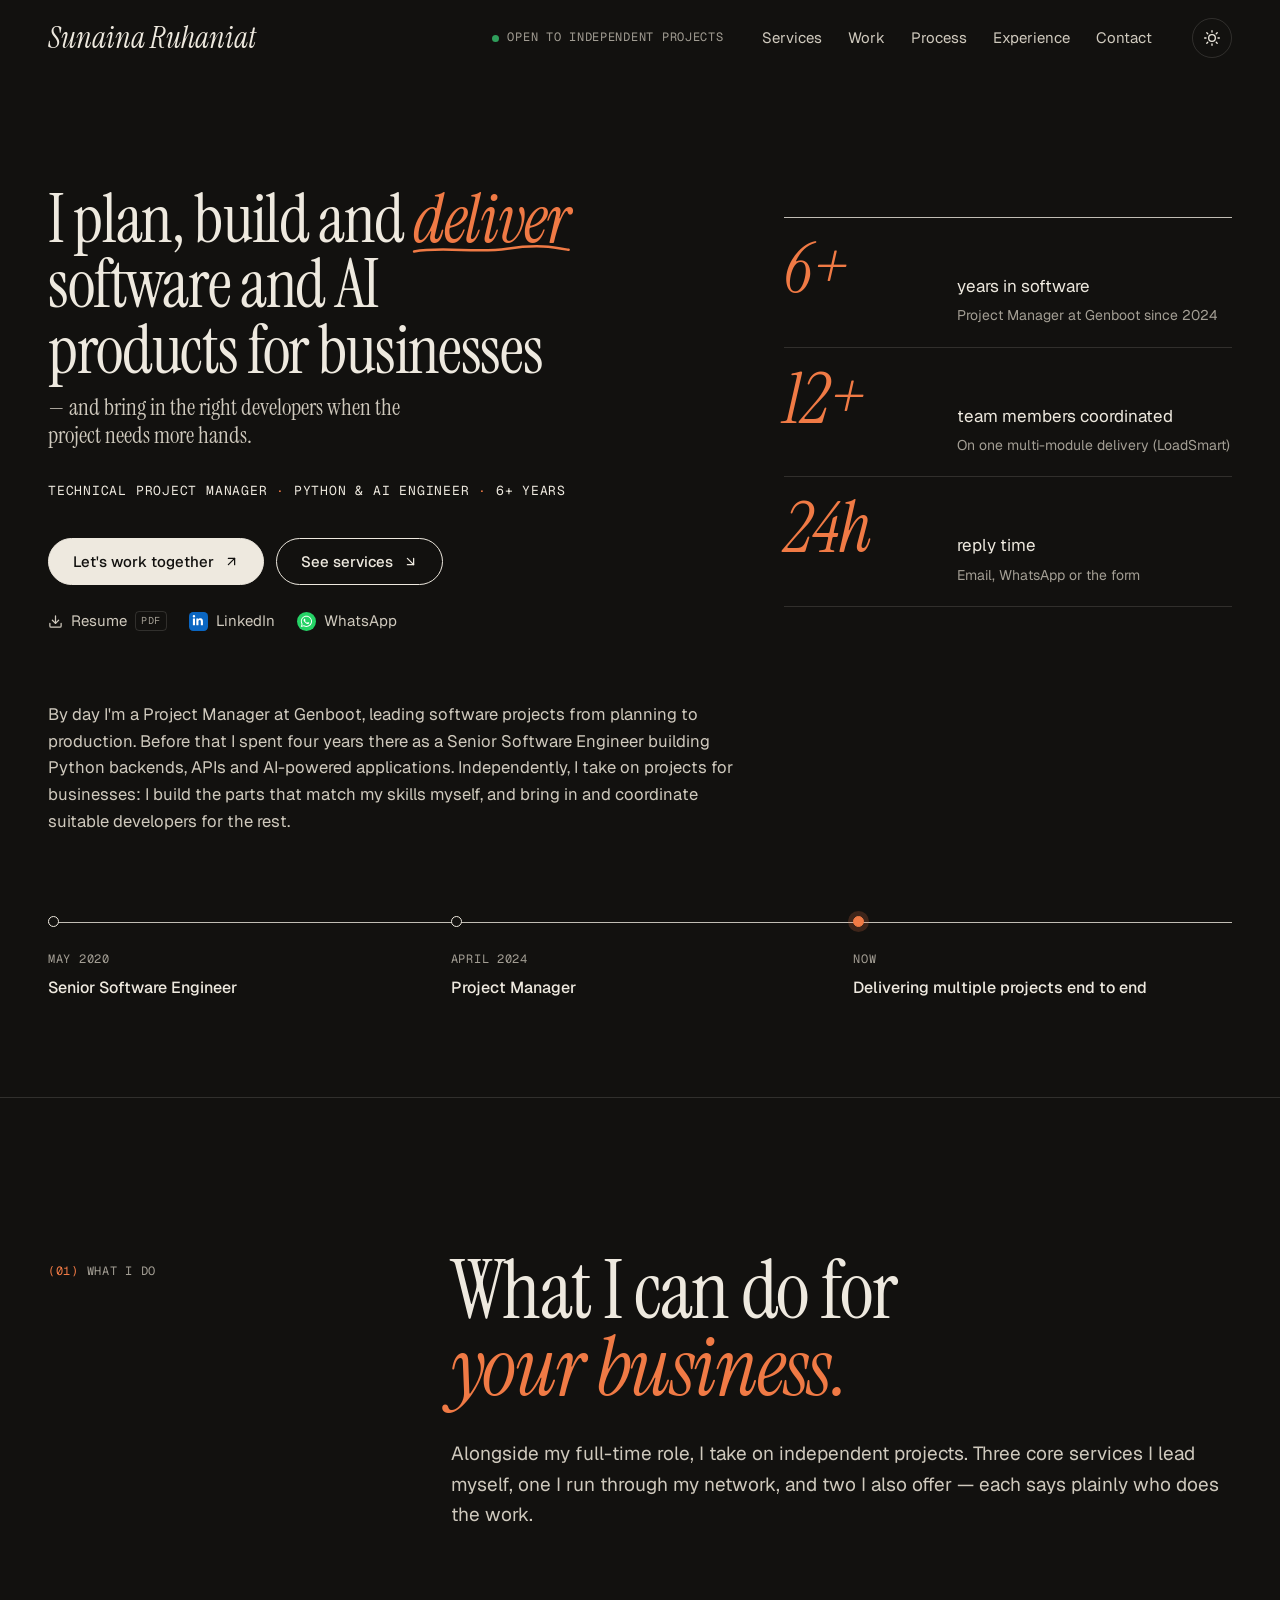
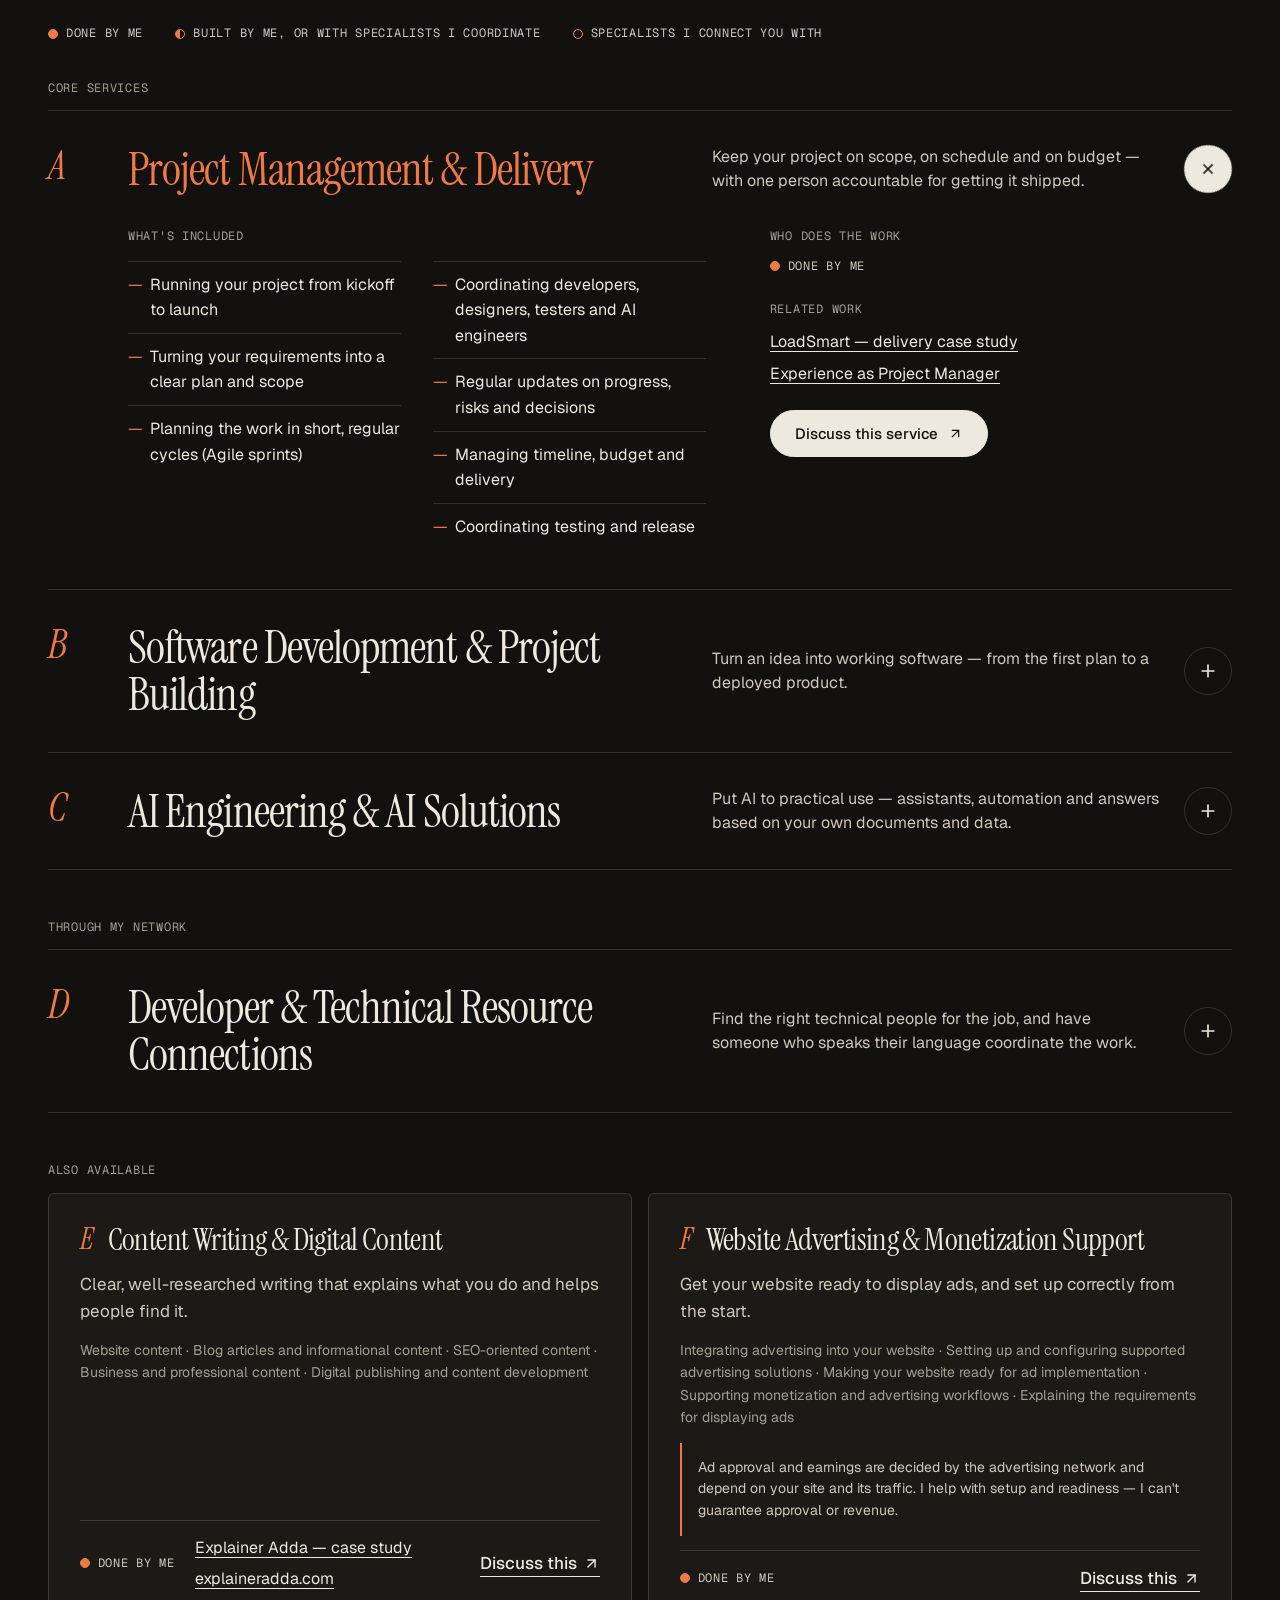
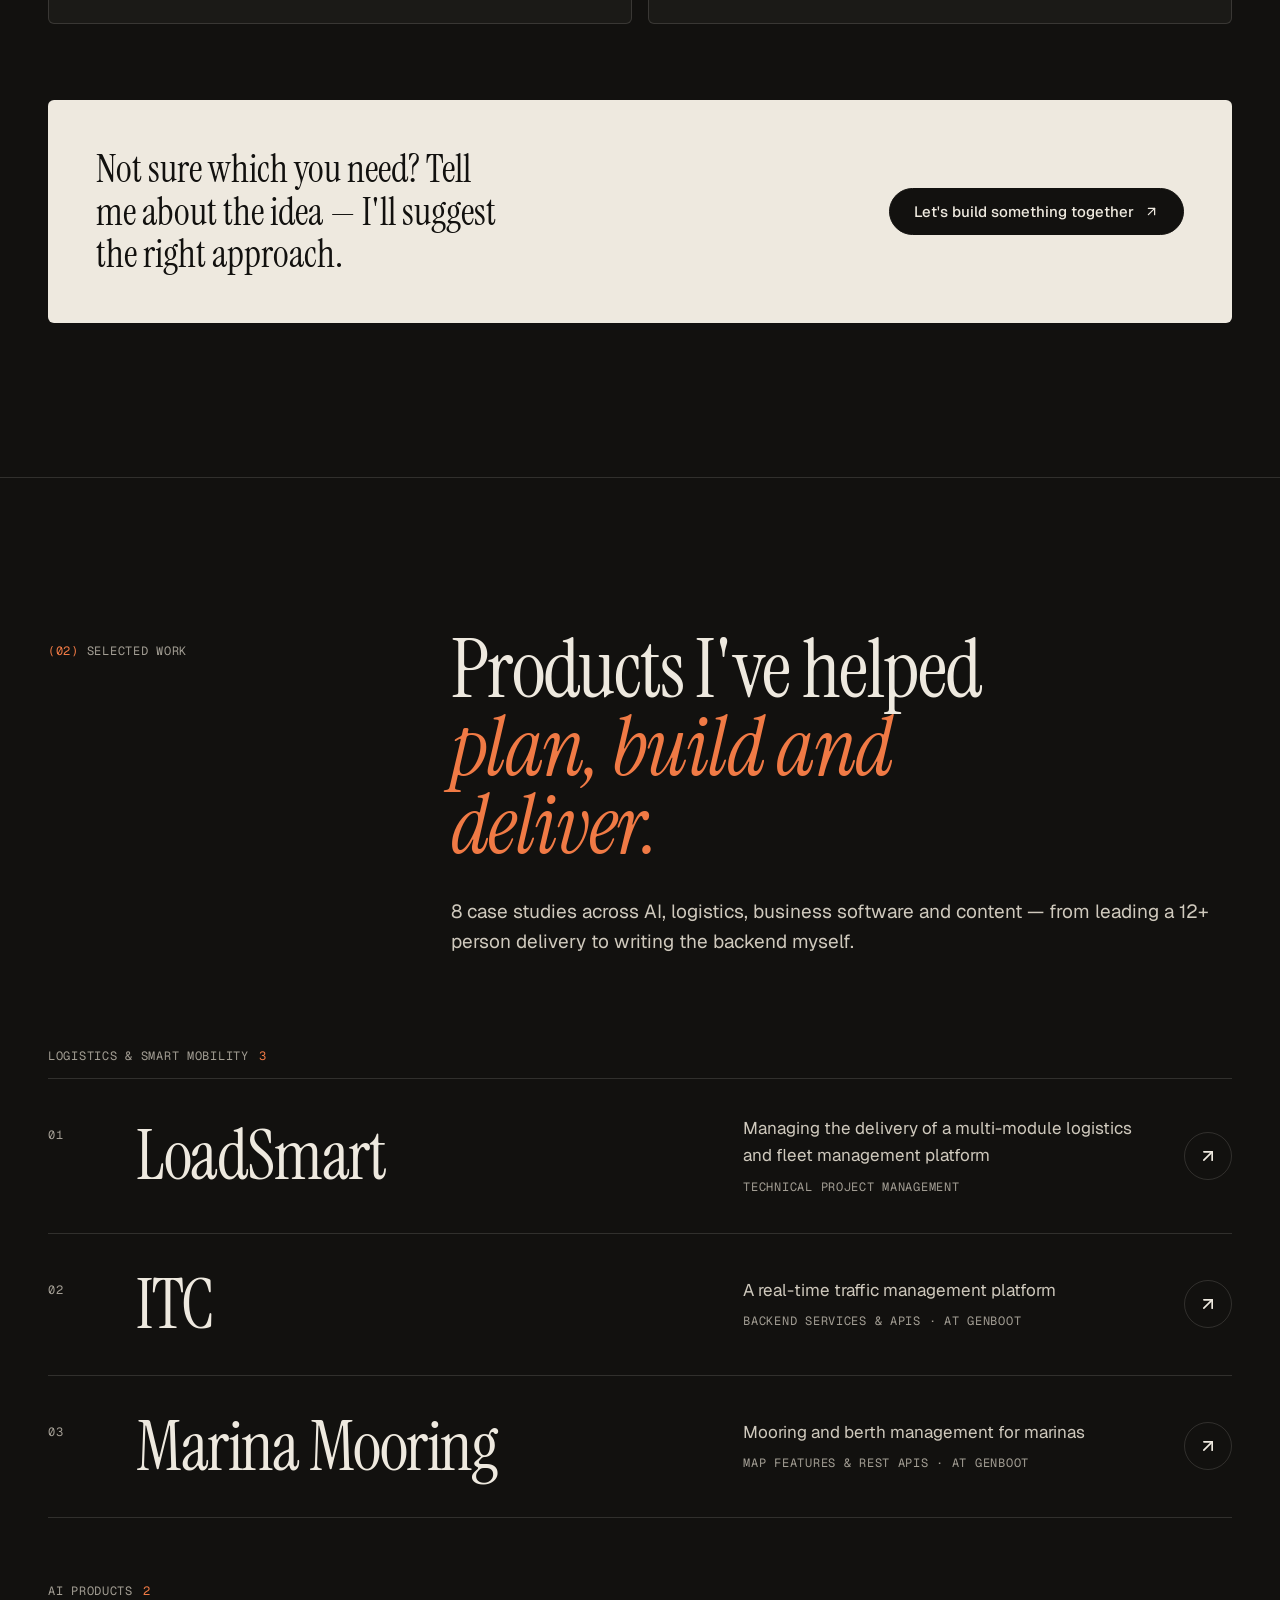
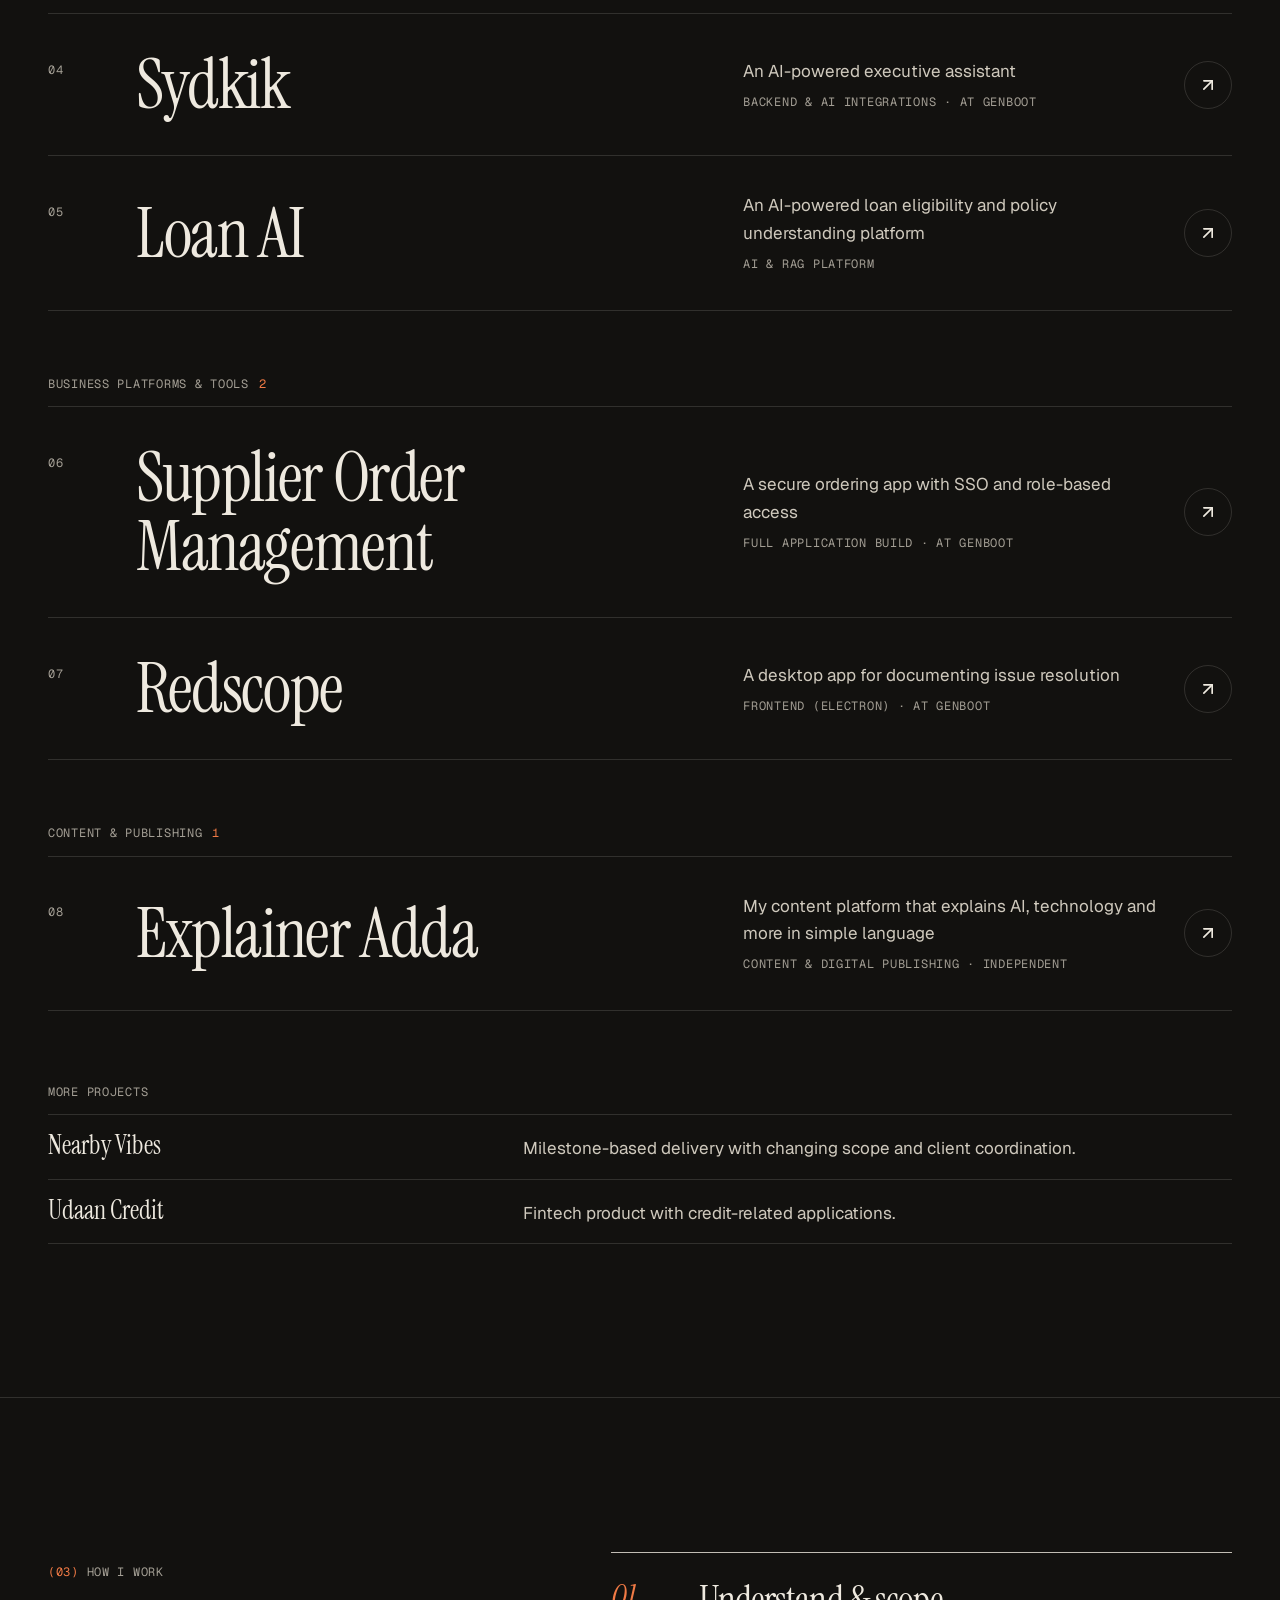
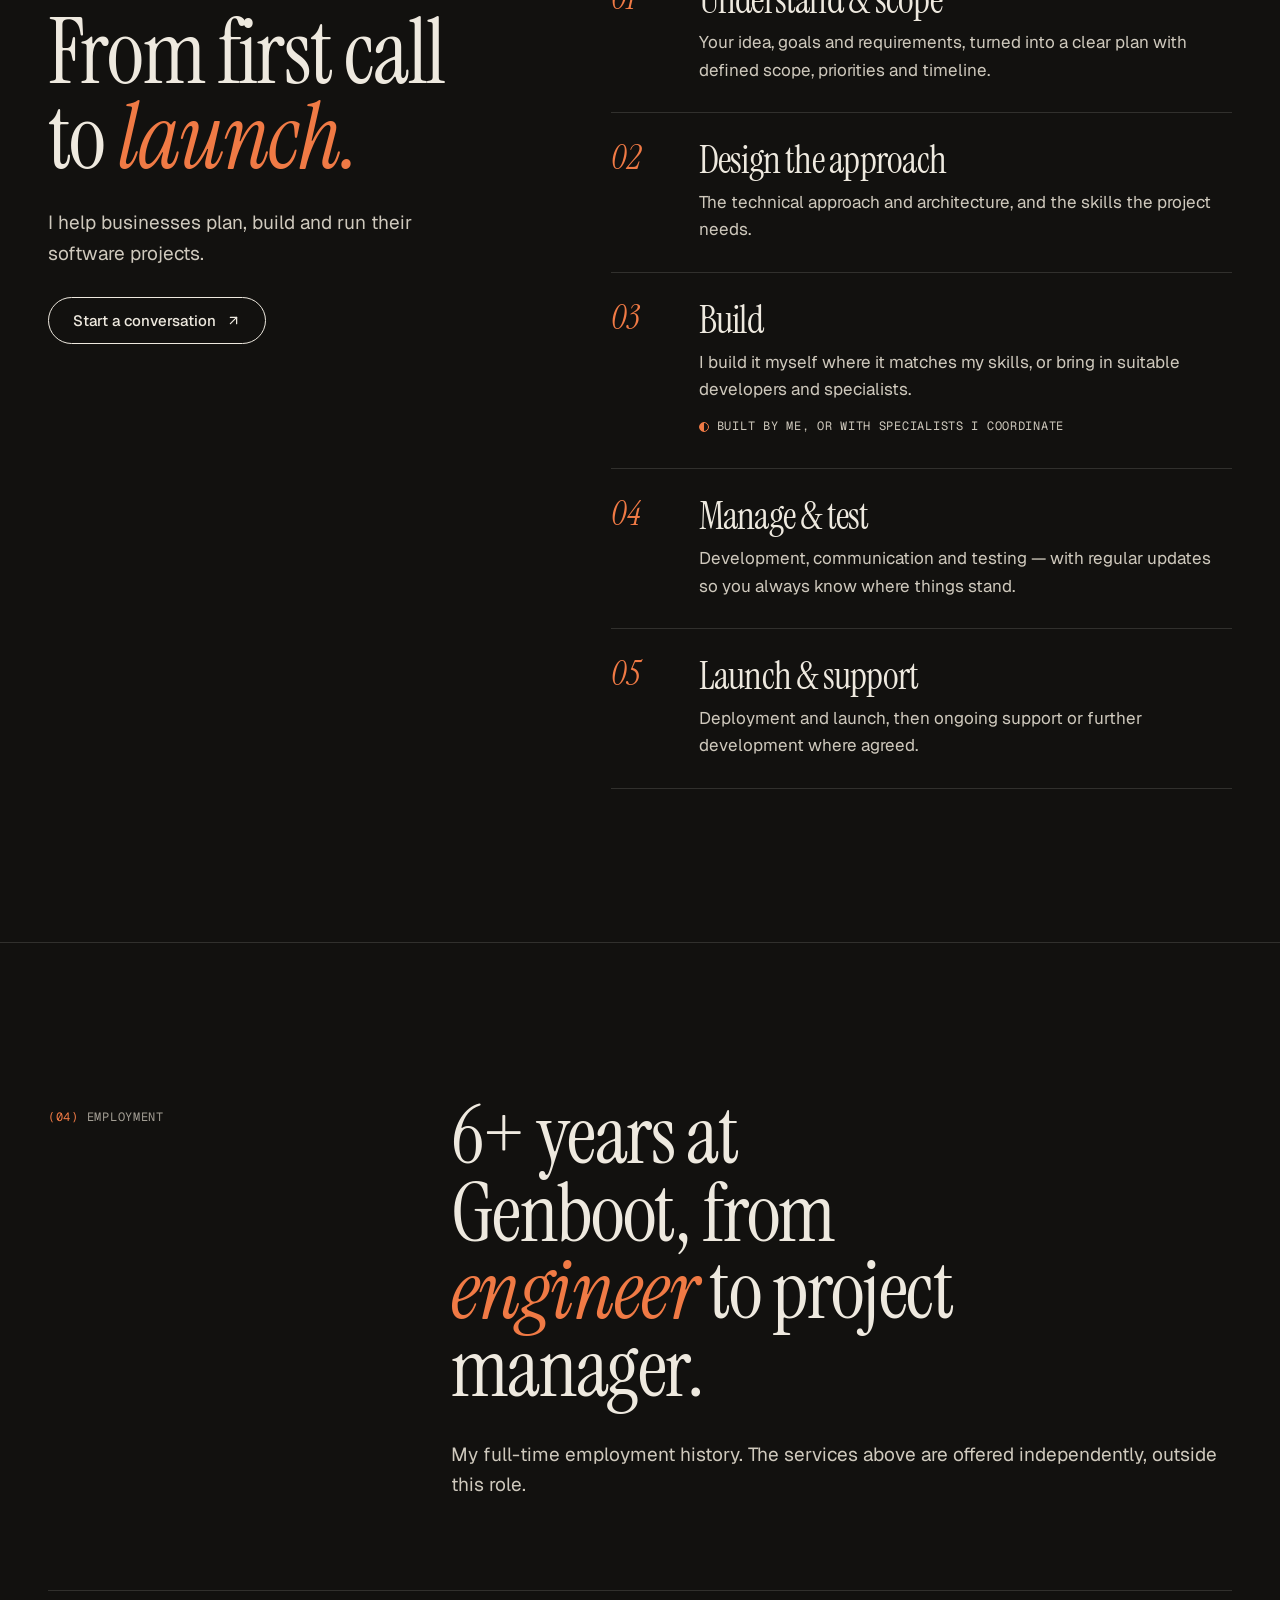
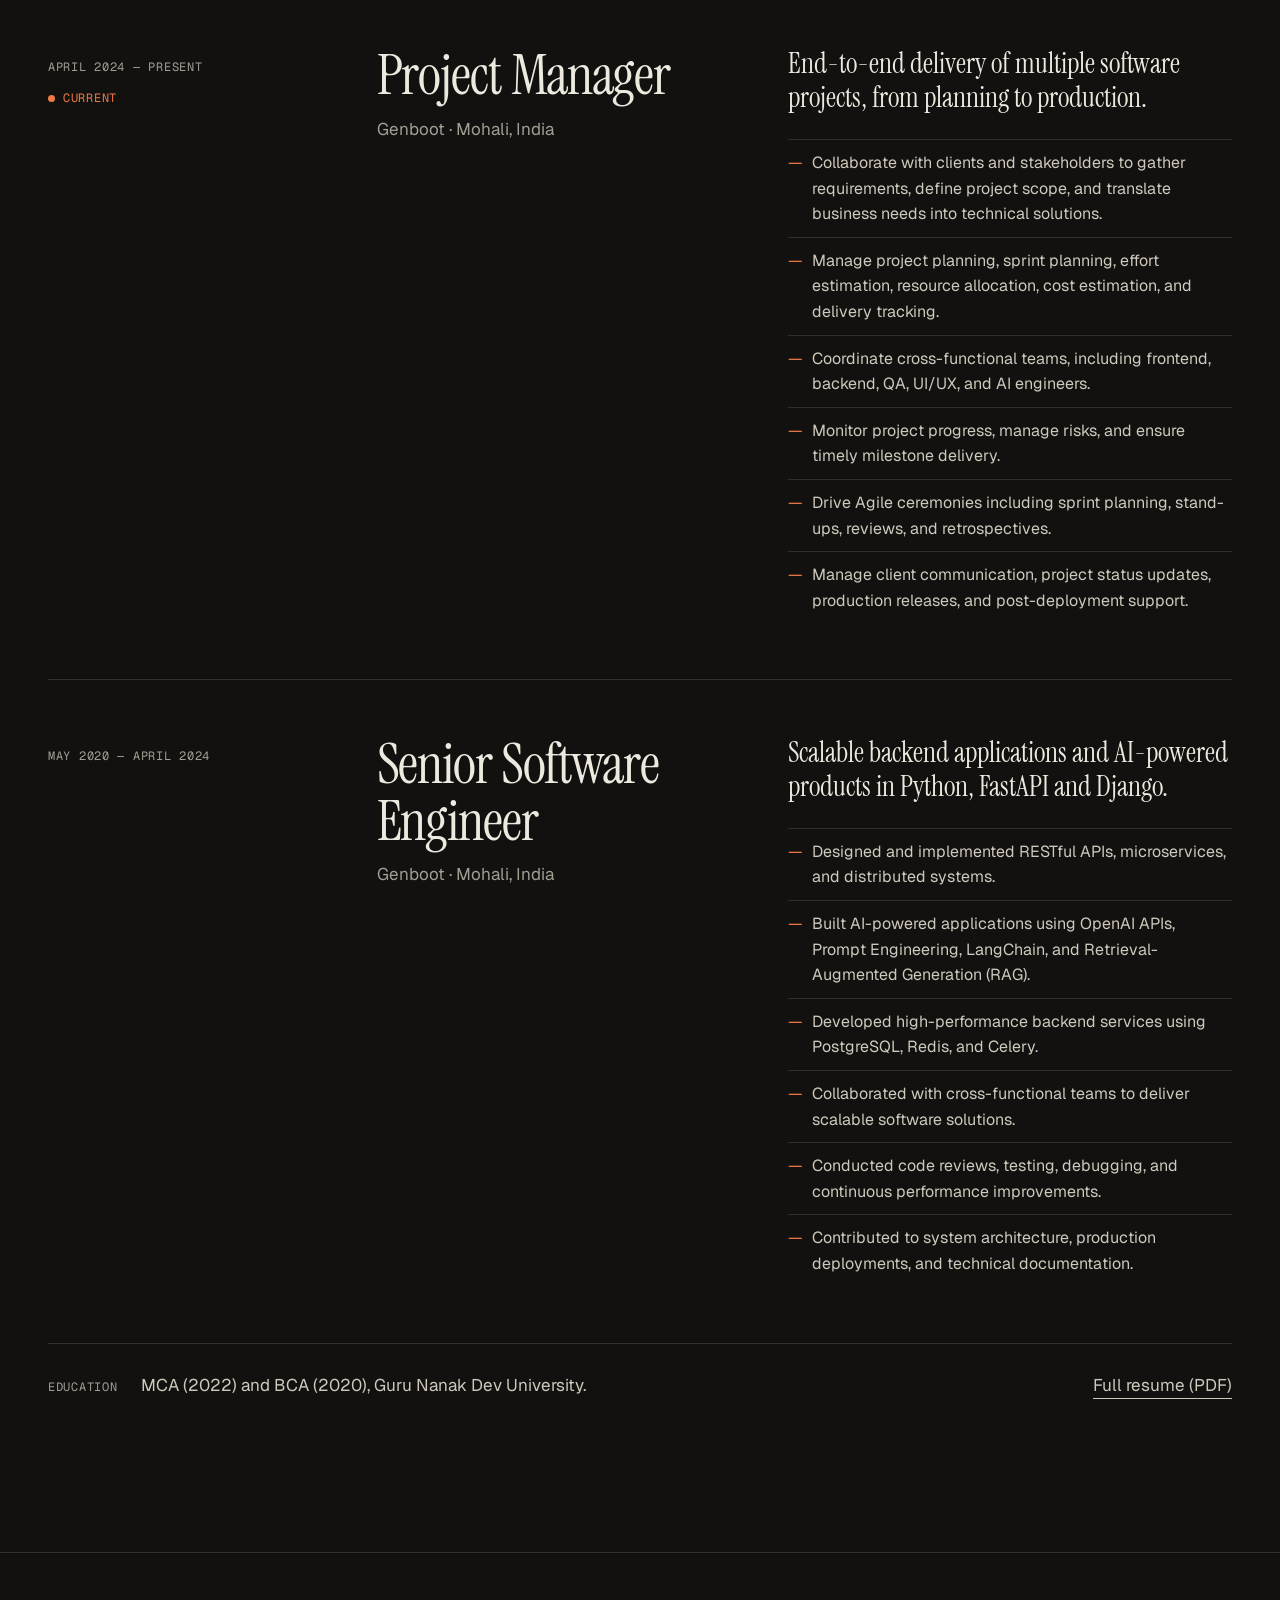
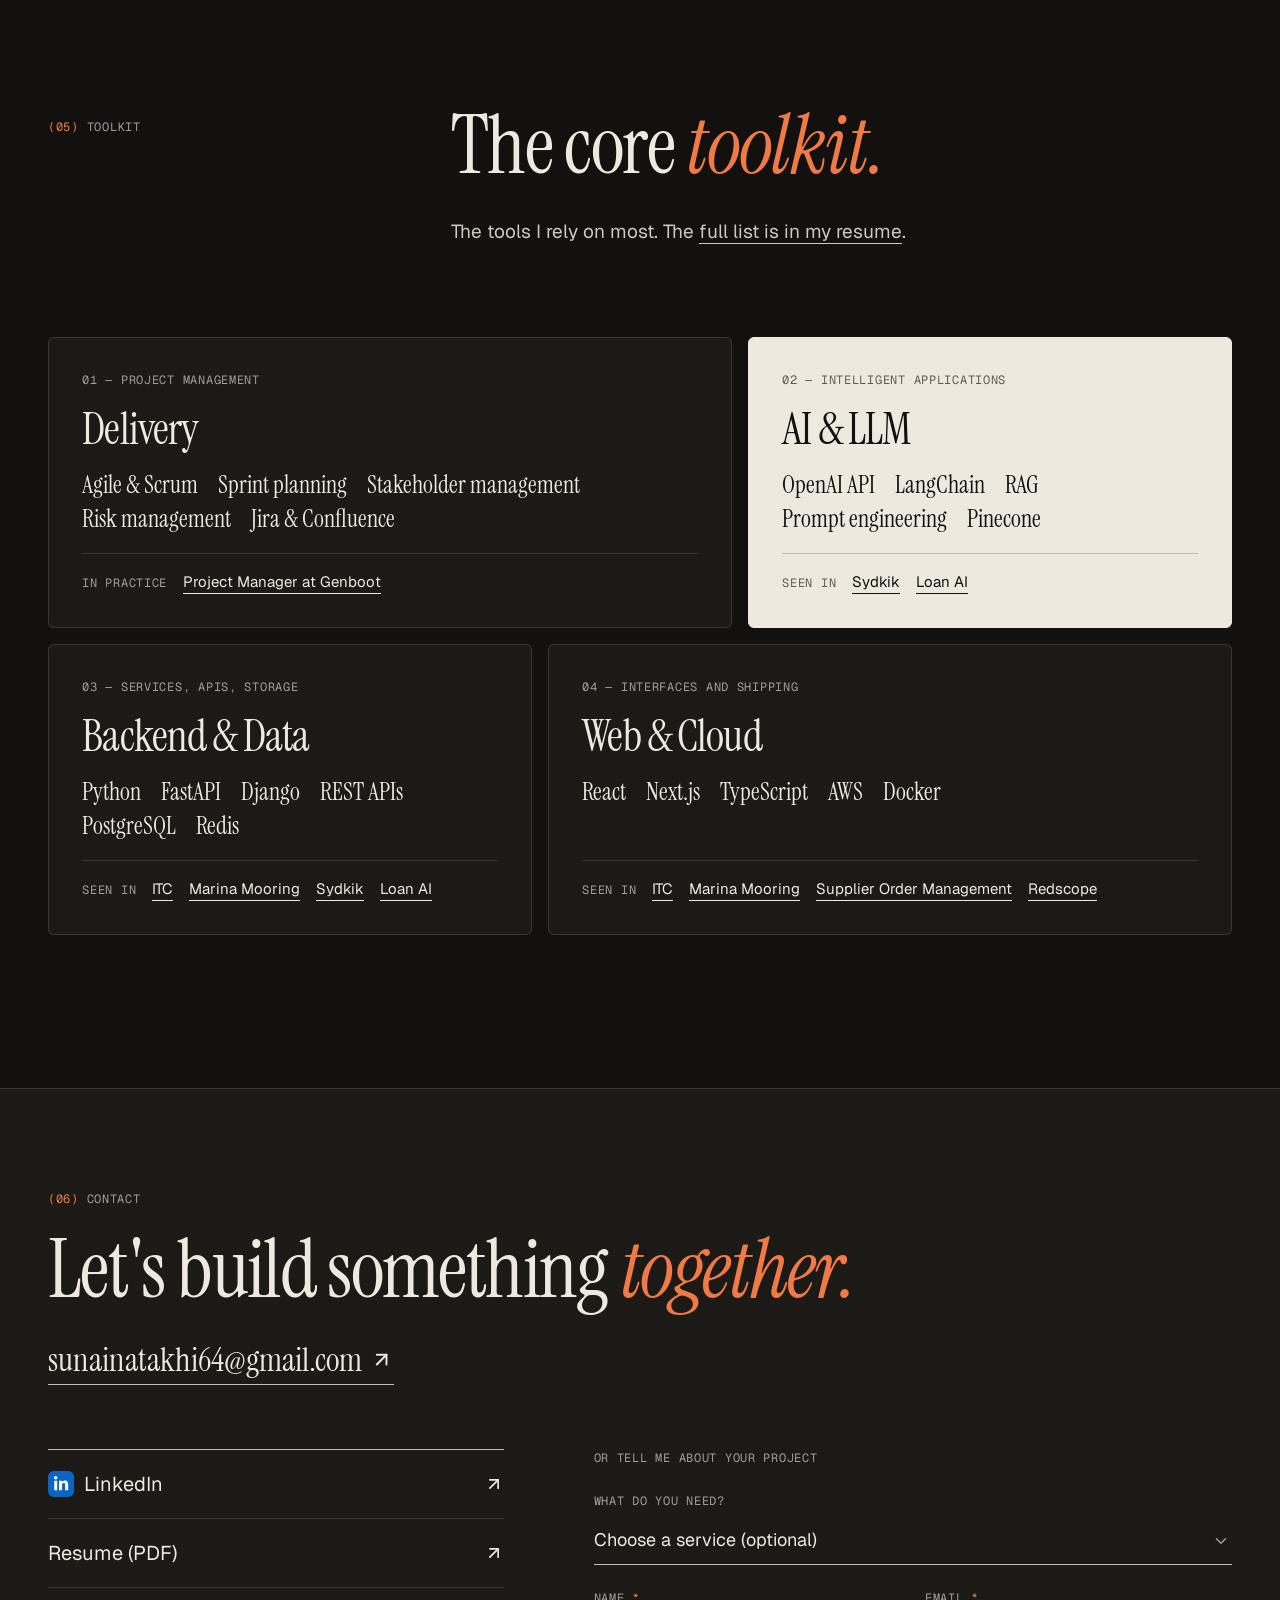
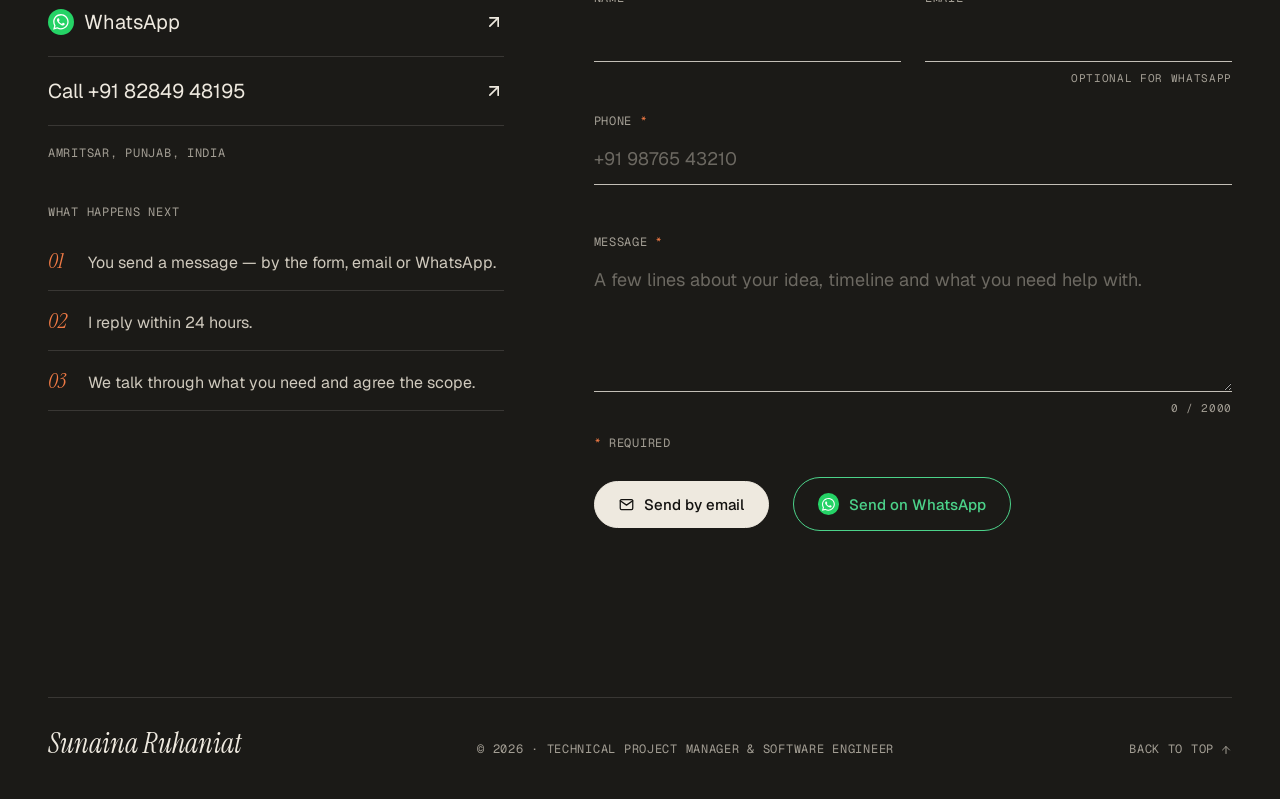
<file: index.html>
<!doctype html><html lang="en"><head><meta charset="utf-8"/><meta name="viewport" content="width=device-width,initial-scale=1"/><title>Sunaina Ruhaniat — Technical Project Manager &amp; Software Engineer</title><meta name="description" content="Sunaina Ruhaniat plans, builds and delivers software and AI products for businesses. Technical Project Manager and Python & AI engineer with 6+ years in software."/><meta name="author" content="Sunaina Ruhaniat"/><link rel="canonical" href="https://sunaina04.github.io/"/><meta name="theme-color" content="#12110f"/><meta property="og:type" content="website"/><meta property="og:site_name" content="Sunaina Ruhaniat"/><meta property="og:title" content="Sunaina Ruhaniat — Technical Project Manager & Software Engineer"/><meta property="og:description" content="I plan, build and deliver software and AI products for businesses — and bring in the right developers when the project needs more hands."/><meta property="og:url" content="https://sunaina04.github.io/"/><meta property="og:image" content="https://sunaina04.github.io/og-image.png"/><meta property="og:image:width" content="1200"/><meta property="og:image:height" content="630"/><meta property="og:image:alt" content="Sunaina Ruhaniat: I plan, build and deliver software and AI products for businesses."/><meta name="twitter:card" content="summary_large_image"/><meta name="twitter:image" content="https://sunaina04.github.io/og-image.png"/><link rel="icon" href="/favicon.ico"/><link rel="apple-touch-icon" href="/favicon.ico"/><link rel="manifest" href="/manifest.json"/><link rel="preconnect" href="https://fonts.googleapis.com"/><link rel="preconnect" href="https://fonts.gstatic.com" crossorigin/><link href="https://fonts.googleapis.com/css2?family=Instrument+Serif:ital@0;1&family=Geist:wght@400;500;600&family=Geist+Mono:wght@400;500&display=swap" rel="stylesheet"/><script>!function(){var t;try{t=localStorage.getItem("portfolio-theme")}catch(t){}document.documentElement.dataset.theme="light"===t?"light":"dark"}()</script><script type="application/ld+json">{
        "@context": "https://schema.org",
        "@type": "Person",
        "name": "Sunaina Ruhaniat",
        "givenName": "Sunaina",
        "familyName": "Ruhaniat",
        "jobTitle": "Technical Project Manager & Software Engineer",
        "description": "Plans, builds and delivers software and AI products for businesses.",
        "worksFor": { "@type": "Organization", "name": "Genboot" },
        "url": "https://sunaina04.github.io/",
        "sameAs": ["https://www.linkedin.com/in/sunaina-ruhaniat-01a650207/", "https://explaineradda.com/"],
        "knowsAbout": ["Project management", "Agile delivery", "Python", "FastAPI", "Django", "AI engineering", "Retrieval-Augmented Generation", "Content writing"],
        "alumniOf": { "@type": "CollegeOrUniversity", "name": "Guru Nanak Dev University" }
      }</script><script defer="defer" src="/static/js/main.3254ffa7.js"></script><link href="/static/css/main.738a29f2.css" rel="stylesheet"></head><body><noscript><main style="max-width:640px;margin:48px auto;padding:0 20px;font-family:Georgia,serif;line-height:1.5;color:#161513"><h1>Sunaina Ruhaniat</h1><p>I plan, build and deliver software and AI products for businesses — and bring in the right developers when the project needs more hands.</p><p>Technical Project Manager · Python &amp; AI Engineer · 6+ years. Project Manager at Genboot, Mohali, India.</p><p>Services: project management and delivery; software and backend development; AI features and assistants; developer connections; content writing; website ad setup.</p><p>Contact: <a href="mailto:sunainatakhi64@gmail.com">sunainatakhi64@gmail.com</a> · <a href="https://wa.me/918284948195">WhatsApp</a> · <a href="https://www.linkedin.com/in/sunaina-ruhaniat-01a650207/">LinkedIn</a> · <a href="/Sunaina_Resume.pdf">Resume (PDF)</a></p><p><small>Turn on JavaScript to see the full portfolio and case studies.</small></p></main></noscript><div id="root"></div></body></html>
</file>
<file: static/css/main.738a29f2.css>
:root,:root[data-theme=light]{--paper:#f3efe7;--paper-2:#ebe5d9;--paper-3:#e1d9ca;--ink:#161513;--ink-2:#33302b;--muted:#6b665d;--rule:#16151324;--rule-strong:#161513d9;--accent:#b93a0b;--accent-ink:#fff;--selection:#b93a0b2e;--danger:#b42318;color-scheme:light}:root[data-theme=dark]{--paper:#12110f;--paper-2:#1b1a17;--paper-3:#26241f;--ink:#eee9df;--ink-2:#cfc9bd;--muted:#a39e94;--rule:#eee9df24;--rule-strong:#eee9dfcc;--accent:#f07a45;--accent-ink:#12110f;--selection:#f07a4547;--danger:#ff8a7a;color-scheme:dark}:root{--serif:"Instrument Serif","Iowan Old Style",Georgia,serif;--sans:"Geist",ui-sans-serif,system-ui,-apple-system,"Segoe UI",sans-serif;--mono:"Geist Mono",ui-monospace,"SFMono-Regular",Menlo,monospace;--gutter:clamp(20px,4vw,48px);--max:1320px;--section:clamp(88px,12vw,160px);--ease:cubic-bezier(0.2,0.7,0.1,1)}*,:after,:before{box-sizing:border-box}html{scroll-behavior:smooth;scroll-padding-top:88px}body{-webkit-font-smoothing:antialiased;-moz-osx-font-smoothing:grayscale;background:#f3efe7;background:var(--paper);color:#161513;color:var(--ink);font-family:Geist,ui-sans-serif,system-ui,-apple-system,Segoe UI,sans-serif;font-family:var(--sans);font-size:17px;line-height:1.6;margin:0;text-rendering:optimizeLegibility;transition:background-color .4s cubic-bezier(.2,.7,.1,1),color .4s cubic-bezier(.2,.7,.1,1);transition:background-color .4s var(--ease),color .4s var(--ease)}::selection{background:#b93a0b2e;background:var(--selection)}img,svg{display:block;max-width:100%}a{color:inherit}h1,h2,h3,h4{font-weight:400;margin:0}ol,p,ul{margin:0}ol,ul{list-style:none;padding:0}button{color:inherit;font:inherit}.wrap{margin:0 auto;max-width:1320px;max-width:var(--max);padding:0 clamp(20px,4vw,48px);padding:0 var(--gutter);width:100%}.section{border-top:1px solid #16151324;border-top:1px solid var(--rule);padding:clamp(88px,12vw,160px) 0;padding:var(--section) 0}.mono{color:#6b665d;color:var(--muted);font-family:Geist Mono,ui-monospace,SFMono-Regular,Menlo,monospace;font-family:var(--mono);font-size:12px;font-weight:400;letter-spacing:.06em;text-transform:uppercase}.display,.serif{font-family:"Instrument Serif",Iowan Old Style,Georgia,serif;font-family:var(--serif);font-weight:400}.display{letter-spacing:-.02em;line-height:.95}.display em,.serif em{color:#b93a0b;color:var(--accent);font-style:italic}.link{background:linear-gradient(currentColor,currentColor) 0 100% /100% 1px no-repeat;text-decoration:none;transition:background-size .4s cubic-bezier(.2,.7,.1,1),color .2s ease;transition:background-size .4s var(--ease),color .2s ease}.link:hover{background-position:100% 100%;background-size:0 1px;color:#b93a0b;color:var(--accent)}.btn{align-items:center;background:#0000;border:1px solid #161513;border:1px solid var(--ink);border-radius:999px;color:#161513;color:var(--ink);cursor:pointer;display:inline-flex;font-size:15px;font-weight:500;gap:10px;line-height:1;padding:15px 24px;text-decoration:none;transition:background-color .3s cubic-bezier(.2,.7,.1,1),color .3s cubic-bezier(.2,.7,.1,1),border-color .3s cubic-bezier(.2,.7,.1,1);transition:background-color .3s var(--ease),color .3s var(--ease),border-color .3s var(--ease)}.btn svg{transition:transform .3s cubic-bezier(.2,.7,.1,1);transition:transform .3s var(--ease)}.btn:hover svg{transform:translate(2px,-2px)}.btn-solid,.btn:hover{background:#161513;background:var(--ink);color:#f3efe7;color:var(--paper)}.btn-solid:hover{background:#b93a0b;background:var(--accent);border-color:#b93a0b;border-color:var(--accent);color:#fff;color:var(--accent-ink)}:focus-visible{border-radius:4px;outline:2px solid #b93a0b;outline:2px solid var(--accent);outline-offset:3px}.skip-link{background:#161513;background:var(--ink);border-radius:999px;color:#f3efe7;color:var(--paper);font-size:14px;left:12px;padding:10px 16px;position:fixed;text-decoration:none;top:12px;transform:translateY(-200%);transition:transform .2s ease;z-index:2000}.skip-link:focus{transform:none}.visually-hidden{clip:rect(0 0 0 0);height:1px;overflow:hidden;position:absolute;white-space:nowrap;width:1px}[data-reveal]{opacity:0;transform:translateY(24px);transition:opacity .9s cubic-bezier(.2,.7,.1,1),transform .9s cubic-bezier(.2,.7,.1,1);transition:opacity .9s var(--ease),transform .9s var(--ease);transition-delay:0s;transition-delay:var(--delay,0s)}[data-reveal][data-visible]{opacity:1;transform:none}@keyframes rise{0%{opacity:0;transform:translateY(.35em)}to{opacity:1;transform:none}}::view-transition-old(root){animation:page-out .22s cubic-bezier(.2,.7,.1,1) both;animation:page-out .22s var(--ease) both}::view-transition-new(root){animation:page-in .45s cubic-bezier(.2,.7,.1,1) .08s both;animation:page-in .45s .08s var(--ease) both}::view-transition-group(masthead){animation:none}@keyframes page-out{to{opacity:0;transform:translateY(-8px)}}@keyframes page-in{0%{opacity:0;transform:translateY(14px)}}@media (prefers-reduced-motion:reduce){::view-transition-new(root),::view-transition-old(root){animation:none}html{scroll-behavior:auto}*,:after,:before{animation-duration:.01ms!important;animation-iteration-count:1!important;transition-duration:.01ms!important}[data-reveal]{opacity:1;transform:none}}.hero{padding:clamp(28px,5vw,64px) 0 clamp(56px,8vw,96px)}.hero-meta{align-items:center;animation:rise .8s var(--ease) both;border-bottom:1px solid var(--rule);display:flex;flex-wrap:wrap;gap:8px 24px;justify-content:space-between;padding-bottom:18px}.hero-available{align-items:center;color:var(--ink-2);display:inline-flex;gap:10px}.hero-available i{background:#2f9e5b;border-radius:50%;box-shadow:0 0 0 4px #2f9e5b2e;height:8px;width:8px}.hero-title{font-size:clamp(40px,6.6vw,104px);letter-spacing:-.02em;line-height:.98;margin:0;max-width:17ch}.hero-main,.hero-tail{display:block}.hero-tail{animation:rise .9s .8s var(--ease) both;color:var(--ink-2);font-size:.34em;letter-spacing:0;line-height:1.25;margin-top:.5em;max-width:34ch}.hero-word{animation:rise .9s var(--ease) both;animation-delay:calc(.1s + var(--i)*.05s)}.hero-em,.hero-word{display:inline-block}.hero-em{position:relative;white-space:nowrap}.hero-underline{bottom:-.04em;height:.16em;left:0;overflow:visible;position:absolute;right:0;width:100%}.hero-underline path{fill:none;stroke:var(--accent);stroke-width:2.5;stroke-linecap:round;vector-effect:non-scaling-stroke;stroke-dasharray:340;stroke-dashoffset:340;animation:draw 1.2s .9s var(--ease) forwards,wave 4.5s 2.1s ease-in-out infinite alternate}@keyframes draw{to{stroke-dashoffset:0}}@keyframes wave{0%{d:path("M2 14 C 60 4, 120 18, 180 9 S 270 6, 298 11")}50%{d:path("M2 12 C 60 15, 120 5, 180 12 S 270 13, 298 9")}to{d:path("M2 10 C 60 6, 120 16, 180 7 S 270 10, 298 13")}}.hero-roles{animation:rise .9s .6s var(--ease) both;color:var(--ink);font-size:13px;margin-top:clamp(20px,2.4vw,32px)}.hero-roles span[aria-hidden]{color:var(--accent)}.hero-role{white-space:nowrap}.hero-ctas{animation:rise .9s .7s var(--ease) both;display:flex;flex-wrap:wrap;gap:12px;margin-top:clamp(24px,3vw,36px)}.hero-top{grid-gap:48px;display:grid;gap:48px;grid-template-columns:minmax(0,1fr);margin-top:clamp(28px,3.6vw,48px)}.hero-aside{grid-gap:32px;align-content:start;animation:rise .9s .85s var(--ease) both;display:grid;gap:32px}.hero-stats{border-top:1px solid var(--rule-strong);margin:0}.hero-stat{grid-gap:16px;align-items:baseline;animation:rise .8s var(--ease) both;animation-delay:calc(.6s + var(--i)*.12s);border-bottom:1px solid var(--rule);display:grid;gap:16px;grid-template-columns:minmax(120px,.8fr) minmax(0,1.4fr);padding:20px 0}.hero-stat-value{color:var(--accent);font-size:clamp(56px,5.4vw,80px);font-style:italic;line-height:.9}.hero-stat dd{grid-gap:4px;display:grid;gap:4px;margin:0}.hero-stat-label{color:var(--ink);font-size:17px}.hero-stat-note{color:var(--muted);font-size:14px}.hero-quick{margin-top:20px}@media (min-width:1024px){.hero-top{align-items:start;gap:clamp(48px,5vw,80px);grid-template-columns:minmax(0,1.5fr) minmax(0,1fr)}.hero-title{font-size:clamp(52px,5.2vw,84px)}.hero-aside{align-self:center}}.hero-intro{color:var(--ink-2);font-size:clamp(16px,1.3vw,18px);line-height:1.6;margin-top:clamp(40px,5vw,64px);max-width:64ch}.hero-line{grid-gap:24px;display:grid;gap:24px;grid-template-columns:repeat(3,minmax(0,1fr));margin-top:clamp(48px,7vw,88px);padding-top:28px;position:relative}.hero-line:before{animation:grow 1.4s .8s var(--ease) both;background:var(--rule-strong);content:"";height:1px;left:0;position:absolute;right:0;top:0;transform-origin:left}@keyframes grow{0%{transform:scaleX(0)}}.hero-line li{grid-gap:6px;animation:rise .8s var(--ease) both;animation-delay:calc(1s + var(--i)*.15s);display:grid;gap:6px;position:relative}.hero-line li:before{background:var(--paper);border:1.5px solid var(--ink);border-radius:50%;content:"";height:11px;left:0;position:absolute;top:-34px;width:11px}.hero-line li.is-now:before{background:var(--accent);border-color:var(--accent);box-shadow:0 0 0 5px color-mix(in srgb,var(--accent) 20%,#0000)}.hero-line-label{font-size:16px;font-weight:500}@media (min-width:1280px){.hero-meta{display:none}}@media (max-width:599px){.hero-meta span:last-child{display:none}.hero-title{font-size:clamp(34px,9.6vw,44px)}.hero-tail{font-size:.48em}.hero-roles{font-size:11.5px;line-height:1.8}.hero-stat{grid-template-columns:96px minmax(0,1fr);padding:16px 0}.hero-stat-value{font-size:48px}.hero-line{gap:22px;grid-template-columns:1fr;padding:0 0 0 28px}.hero-line:before{animation-name:growY;bottom:4px;height:auto;left:5px;right:auto;top:4px;transform-origin:top;width:1px}@keyframes growY{0%{transform:scaleY(0)}}.hero-line li:before{left:-28px;top:5px}}.quick-links{align-items:center;display:flex;flex-wrap:wrap;gap:6px 22px}.quick-link{align-items:center;background:linear-gradient(currentColor,currentColor) 0 100% /0 1px no-repeat;color:var(--ink-2);display:inline-flex;font-size:15px;gap:8px;padding:4px 0;text-decoration:none;transition:color .2s ease,background-size .4s var(--ease)}.quick-link svg{flex-shrink:0;font-size:15px}.quick-link .brand-icon{font-size:13px}.quick-link:hover{background-size:100% 1px;color:var(--accent)}.quick-link-hint{border:1px solid var(--rule);border-radius:4px;font-size:10px;padding:1px 5px}.quick-links--menu{gap:4px 24px}.quick-links--menu .quick-link{font-size:17px;padding:10px 0}.brand-icon{align-items:center;color:#fff;display:inline-flex;flex-shrink:0;height:1.45em;justify-content:center;width:1.45em}.brand-icon svg{height:62%;width:62%}.brand-icon--whatsapp{background:#25d366;border-radius:50%}.brand-icon--whatsapp svg{height:68%;width:68%}.brand-icon--linkedin{background:#0a66c2;border-radius:22%}.work-group+.work-group{margin-top:clamp(40px,5vw,64px)}.work-domain{align-items:baseline;display:flex;font-size:12px;font-weight:400;gap:10px;margin:0 0 12px}.work-domain span{color:var(--accent)}.work-more{margin-top:clamp(48px,6vw,72px)}.work-more ul{border-top:1px solid var(--rule)}.work-more li{grid-gap:8px 32px;align-items:baseline;border-bottom:1px solid var(--rule);display:grid;gap:8px 32px;grid-template-columns:minmax(0,1fr) minmax(0,1.6fr);padding:16px 0}.work-more-name{font-size:26px;line-height:1.1}.work-more-note{color:var(--ink-2)}@media (max-width:599px){.work-more li{grid-template-columns:1fr}}.work-list{border-bottom:1px solid var(--rule)}.work-row{grid-gap:24px;align-items:center;border-top:1px solid var(--rule);display:grid;gap:24px;grid-template-columns:64px minmax(0,1.4fr) minmax(0,1fr) 48px;padding:clamp(24px,3vw,36px) 0;text-decoration:none;transition:color .3s var(--ease)}.work-index{align-self:start;padding-top:.9em}.work-thumb{display:none}.work-name{font-size:clamp(40px,5.4vw,80px);line-height:1;transition:transform .5s var(--ease),color .3s ease}.work-meta{grid-gap:8px;display:grid;gap:8px}.work-summary{color:var(--ink-2);font-size:17px}.work-arrow{align-items:center;border:1px solid var(--rule);border-radius:50%;display:inline-flex;font-size:20px;height:48px;justify-content:center;justify-self:end;transition:background-color .3s var(--ease),color .3s var(--ease),border-color .3s var(--ease),transform .4s var(--ease);width:48px}.work-row:focus-visible .work-name,.work-row:hover .work-name{color:var(--accent);transform:translateX(16px)}.work-row:focus-visible .work-arrow,.work-row:hover .work-arrow{background:var(--ink);border-color:var(--ink);color:var(--paper);transform:rotate(45deg)}@media (hover:hover){.work-list:hover .work-row:not(:hover){color:var(--muted)}}.work-preview{display:none}@media (hover:hover) and (pointer:fine) and (min-width:900px){.work-preview{display:block;left:0;opacity:0;pointer-events:none;position:fixed;top:0;transform:translate(0) scale(.96);transform:translate(var(--x,0),var(--y,0)) scale(.96);transition:opacity .3s var(--ease),transform .35s var(--ease);width:520px;z-index:50}.work-preview.is-visible{opacity:1;transform:translate(0) scale(1);transform:translate(var(--x,0),var(--y,0)) scale(1)}.work-preview-item{border-radius:6px;box-shadow:0 30px 60px -20px #00000059;display:none}.work-preview-item.is-active{display:block}}@media (hover:none),(max-width:899px){.work-row{gap:16px;grid-template-areas:"index thumb thumb" "index name arrow" "index meta meta";grid-template-columns:40px minmax(0,1fr) 44px}.work-index{grid-area:index;padding-top:0}.work-thumb{display:block;grid-area:thumb}.work-name{grid-area:name}.work-meta{grid-area:meta}.work-arrow{grid-area:arrow;height:44px;width:44px}}@media (max-width:599px){.work-row{gap:12px;grid-template-areas:"name arrow" "meta meta";grid-template-columns:minmax(0,1fr) 44px}.work-index,.work-thumb{display:none}}.section-head{grid-gap:24px 48px;display:grid;gap:24px 48px;grid-template-columns:minmax(0,1fr) minmax(0,2.2fr);margin-bottom:clamp(48px,7vw,96px)}.section-head-label{padding-top:.9em}.section-head-label span{color:var(--accent)}.section-head-title{font-size:clamp(44px,6.4vw,96px);max-width:14ch}.section-head-lead{grid-gap:16px;color:var(--ink-2);display:grid;font-size:19px;gap:16px;line-height:1.6;margin-top:32px;max-width:62ch}@media (max-width:767px){.section-head{grid-template-columns:1fr}.section-head-label{padding-top:0}.section-head-lead{font-size:17px}}.cover{background:var(--paper-2);border-radius:6px;margin:0;overflow:hidden}.cover svg{height:auto;width:100%}.sketch-dot{fill:color-mix(in srgb,var(--ink) 12%,#0000)}.sketch-links path{fill:none;stroke:var(--ink-2);stroke-opacity:.6;stroke-width:1.6;stroke-dasharray:5 6;animation:flow 1.6s linear infinite}.cover--compact .sketch-links path{stroke-width:2.4;stroke-dasharray:7 8}@keyframes flow{to{stroke-dashoffset:-22}}.sketch-node rect{fill:var(--paper);stroke:var(--ink);stroke-width:1.5}.cover--compact .sketch-node rect{stroke-width:2.2}.sketch-node text{fill:var(--ink);font-family:var(--mono);font-weight:500}.sketch-node--primary rect{fill:var(--ink)}.sketch-node--primary text{fill:var(--paper);font-weight:600}.sketch-node--core rect{fill:var(--paper-3);stroke:var(--ink-2);stroke-dasharray:4 4}.sketch-index{fill:var(--accent);font-family:var(--serif);font-style:italic}.sketch-caption{fill:var(--muted);font-family:var(--mono);font-size:12px;letter-spacing:.08em}.sketch-stack{display:none}@media (max-width:599px){.cover:not(.cover--compact) svg{display:none}.sketch-stack{align-items:center;background-image:radial-gradient(color-mix(in srgb,var(--ink) 12%,#0000) 1px,#0000 1px);background-size:18px 18px;display:flex;flex-direction:column;gap:10px;padding:28px 20px 32px}.sketch-stack-index{align-self:flex-start;color:var(--accent);font-size:36px;font-style:italic;line-height:1}.sketch-stack-row{display:flex;flex-wrap:wrap;gap:8px;justify-content:center}.sketch-stack-row li{background:var(--paper);border:1.5px solid var(--ink);border-radius:999px;font-family:var(--mono);font-size:13px;font-weight:500;padding:8px 14px}.sketch-stack-row.is-core li:first-child{background:var(--ink);color:var(--paper)}.sketch-stack-row.is-core li+li{background:var(--paper-3);border-color:var(--ink-2);border-style:dashed}.sketch-stack-arrow{color:var(--muted);font-size:18px;line-height:1}}.mode-tag{align-items:center;color:var(--ink-2);display:inline-flex;gap:8px}.mode-tag i{border:1.5px solid var(--accent);border-radius:50%;flex-shrink:0;height:10px;width:10px}.mode-tag--self i{background:var(--accent)}.mode-tag--mixed i{background:linear-gradient(90deg,var(--accent) 50%,#0000 50%)}.mode-legend{display:flex;flex-wrap:wrap;gap:12px 32px;margin-bottom:32px}.tier-label{font-size:12px;font-weight:400;margin:48px 0 12px}.mode-legend+.tier-label{margin-top:8px}.extras{grid-gap:16px;display:grid;gap:16px;grid-template-columns:repeat(2,minmax(0,1fr))}.extra{background:var(--paper-2);border:1px solid var(--rule);border-radius:6px;flex-direction:column;padding:clamp(22px,2.4vw,32px)}.extra,.extra-head{display:flex;gap:14px}.extra-head{align-items:baseline}.extra-head .service-letter{font-size:30px}.extra-title{font-size:clamp(26px,2.4vw,34px);line-height:1.05;margin:0}.extra-benefit{color:var(--ink-2)}.extra-items{color:var(--muted);font-size:14px;line-height:1.6}.extra-foot{align-items:center;border-top:1px solid var(--rule);display:flex;flex-wrap:wrap;gap:10px 20px;margin-top:auto;padding-top:14px}.extra-cta{align-items:center;display:inline-flex;font-weight:500;gap:6px;margin-left:auto}@media (max-width:767px){.extras{grid-template-columns:1fr}.extra-cta{margin-left:0}}.service-list{border-bottom:1px solid var(--rule)}.service{border-top:1px solid var(--rule)}.service-heading{margin:0}.service-trigger{grid-gap:24px;align-items:center;background:none;border:none;cursor:pointer;display:grid;gap:24px;grid-template-columns:56px minmax(0,1.25fr) minmax(0,1fr) 48px;padding:clamp(24px,3vw,34px) 0;text-align:left;width:100%}.service-letter{align-self:start;color:var(--accent);font-size:40px;font-style:italic;line-height:1}.service-title{font-size:clamp(32px,3.6vw,52px);line-height:1.02;transition:transform .5s var(--ease),color .3s ease}.service-benefit{color:var(--ink-2);font-size:16px;line-height:1.5}.service-toggle{align-items:center;border:1px solid var(--rule);border-radius:50%;display:inline-flex;font-size:20px;height:48px;justify-content:center;justify-self:end;transition:transform .5s var(--ease),background-color .3s var(--ease),color .3s var(--ease),border-color .3s var(--ease);width:48px}.service-trigger:hover .service-title{transform:translateX(10px)}.service-trigger:hover .service-toggle,.service.is-open .service-toggle{background:var(--ink);border-color:var(--ink);color:var(--paper)}.service.is-open .service-toggle{transform:rotate(45deg)}.service.is-open .service-title{color:var(--accent)}.service-panel{display:grid;grid-template-rows:0fr;transition:grid-template-rows .6s var(--ease),visibility .6s;visibility:hidden}.service.is-open .service-panel{grid-template-rows:1fr;visibility:visible}.service-panel-inner{grid-gap:32px clamp(32px,5vw,80px);display:grid;gap:32px clamp(32px,5vw,80px);grid-template-columns:minmax(0,1.25fr) minmax(0,1fr);min-height:0;overflow:hidden;padding-left:80px}.service.is-open .service-panel-inner{padding-bottom:40px}.service-detail,.service-side{grid-gap:14px;align-content:start;display:grid;gap:14px}.service-side{gap:24px}.service-side>div{grid-gap:10px;display:grid;gap:10px}.service-items{column-count:2;column-gap:32px}.service-items li{border-top:1px solid var(--rule);break-inside:avoid;font-size:16px;padding:10px 0 10px 22px;page-break-inside:avoid;position:relative}.service-items li:before{color:var(--accent);content:"—";left:0;position:absolute}.service-note{background:var(--paper-2);border-left:2px solid var(--accent);color:var(--ink-2);font-size:14px;line-height:1.55;padding:14px 16px}.service-related{grid-gap:6px;display:grid;font-size:16px;gap:6px}.service-cta,.service-related .link,.service-related .link:visited{justify-self:start}.services-cta{align-items:center;background:var(--ink);border-radius:6px;color:var(--paper);display:flex;flex-wrap:wrap;gap:24px 48px;justify-content:space-between;margin-top:clamp(48px,6vw,80px);padding:clamp(28px,4vw,48px)}.services-cta-text{font-size:clamp(28px,3vw,40px);line-height:1.1;max-width:24ch}.services-cta .btn-solid{background:var(--paper);border-color:var(--paper);color:var(--ink)}.services-cta .btn-solid:hover{background:var(--accent);border-color:var(--accent);color:var(--accent-ink)}@media (max-width:999px){.service-trigger{grid-template-areas:"letter title toggle" "letter benefit toggle";grid-template-columns:44px minmax(0,1fr) 44px;row-gap:10px}.service-letter{grid-area:letter}.service-title{grid-area:title}.service-benefit{grid-area:benefit}.service-toggle{align-self:start;grid-area:toggle;height:44px;width:44px}.service-panel-inner{grid-template-columns:1fr;padding-left:68px}}@media (max-width:599px){.service-trigger{gap:10px 14px;grid-template-columns:32px minmax(0,1fr) 40px}.service-letter{font-size:30px}.service-toggle{height:40px;width:40px}.service-panel-inner{padding-left:0}.service-items{column-count:1}}.process-grid{grid-gap:48px clamp(48px,8vw,128px);align-items:start;display:grid;gap:48px clamp(48px,8vw,128px);grid-template-columns:minmax(0,1fr) minmax(0,1.35fr)}.process-aside{grid-gap:28px;display:grid;gap:28px;justify-items:start;position:-webkit-sticky;position:sticky;top:120px}.process-title{font-size:clamp(52px,7vw,104px)}.process-promise{color:var(--ink-2);font-size:19px;max-width:34ch}.process-steps{border-top:1px solid var(--rule-strong);counter-reset:step}.process-step{grid-gap:16px;border-bottom:1px solid var(--rule);display:grid;gap:16px;grid-template-columns:72px minmax(0,1fr);padding:28px 0;transition:padding-left .5s var(--ease)}.process-step:hover{padding-left:10px}.process-num{color:var(--accent);font-size:34px;font-style:italic;line-height:1}.process-step-title{font-size:clamp(30px,3vw,42px);line-height:1}.process-step-text{color:var(--ink-2);font-size:17px;margin:10px 0 0;max-width:48ch}.process-step .mode-tag{margin-top:14px}@media (max-width:899px){.process-grid{grid-template-columns:1fr}.process-aside{position:static}}@media (max-width:479px){.process-step{grid-template-columns:48px minmax(0,1fr)}.process-num{font-size:28px}}.roles{border-bottom:1px solid var(--rule)}.exp-education{align-items:baseline;color:var(--ink-2);display:flex;flex-wrap:wrap;font-size:17px;gap:8px 24px;margin-top:28px}.exp-education .link{margin-left:auto}.role{grid-gap:24px clamp(32px,4vw,64px);border-top:1px solid var(--rule);display:grid;gap:24px clamp(32px,4vw,64px);grid-template-columns:minmax(0,1fr) minmax(0,1.3fr) minmax(0,1.6fr);padding:clamp(36px,5vw,56px) 0}.role-dates{align-items:flex-start;display:flex;flex-direction:column;gap:12px;padding-top:.6em}.role-badge{align-items:center;color:var(--accent);display:inline-flex;gap:8px}.role-badge:before{animation:pulse 2.4s ease-in-out infinite;background:var(--accent);border-radius:50%;content:"";height:7px;width:7px}@keyframes pulse{50%{box-shadow:0 0 0 6px color-mix(in srgb,var(--accent) 15%,#0000)}}.role-title{font-size:clamp(40px,4.4vw,64px);line-height:1}.role-company{color:var(--muted);margin-top:12px}.role-summary{font-family:var(--serif);font-size:clamp(24px,2.2vw,30px);line-height:1.2;margin-bottom:24px}.role-points li{border-top:1px solid var(--rule);color:var(--ink-2);font-size:16px;padding:10px 0 10px 24px;position:relative}.role-points li:before{color:var(--accent);content:"—";left:0;position:absolute}@media (max-width:1023px){.exp-education{align-items:baseline;color:var(--ink-2);display:flex;flex-wrap:wrap;font-size:17px;gap:8px 24px;margin-top:28px}.exp-education .link{margin-left:auto}.role{grid-template-columns:minmax(0,1fr) minmax(0,2fr)}.role-body{grid-column:2}}@media (max-width:699px){.exp-education{align-items:baseline;color:var(--ink-2);display:flex;flex-wrap:wrap;font-size:17px;gap:8px 24px;margin-top:28px}.exp-education .link{margin-left:auto}.role{grid-template-columns:1fr}.role-dates{align-items:center;flex-direction:row;justify-content:space-between;padding-top:0}.role-body{grid-column:auto}}.bento{grid-gap:16px;display:grid;gap:16px;grid-template-columns:repeat(12,minmax(0,1fr))}.tile{background:var(--paper-2);border:1px solid var(--rule);border-radius:6px;display:flex;flex-direction:column;gap:18px;padding:clamp(24px,2.6vw,36px);transition:border-color .4s var(--ease)}.tile:hover{border-color:var(--rule-strong)}.tile--delivery,.tile--frontend{grid-column:span 7}.tile--ai,.tile--backend{grid-column:span 5}.tile--ai{background:var(--ink);border-color:var(--ink);color:var(--paper)}.tile--ai .mono{color:color-mix(in srgb,var(--paper) 65%,#0000)}.tile--ai .tile-foot{border-top-color:color-mix(in srgb,var(--paper) 22%,#0000)}.tile-title{font-size:clamp(34px,3.4vw,48px);line-height:1}.tile-core{display:flex;flex-wrap:wrap;gap:4px 20px}.tile-core li{font-size:clamp(21px,1.9vw,27px);line-height:1.25;transition:color .2s ease}.tile-core li:hover{color:var(--accent)}.tile-foot{align-items:baseline;border-top:1px solid var(--rule);gap:8px 16px;margin-top:auto;padding-top:16px}.tile-foot,.tile-links{display:flex;flex-wrap:wrap}.tile-links{font-size:15px;gap:6px 16px}@media (max-width:1023px){.tile--ai,.tile--backend,.tile--delivery,.tile--frontend{grid-column:span 6}}@media (max-width:699px){.bento{gap:12px}.tile--ai,.tile--backend,.tile--delivery,.tile--frontend{grid-column:span 12}}.case-study{padding-top:clamp(24px,4vw,48px)}.cs-crumbs{border-bottom:1px solid var(--rule);display:flex;gap:16px;justify-content:space-between;padding-bottom:20px}.cs-back{align-items:center;display:inline-flex;gap:8px;text-decoration:none;transition:color .2s ease,gap .3s var(--ease)}.cs-back:hover{color:var(--ink);gap:12px}.cs-hero{animation:rise .9s var(--ease) both;padding:clamp(40px,7vw,96px) 0 clamp(32px,5vw,56px)}.cs-title{font-size:clamp(60px,12vw,190px);letter-spacing:-.03em;line-height:.88}.cs-summary{color:var(--accent);font-size:clamp(26px,3vw,40px);font-style:italic;margin-top:20px}.cs-context{margin-top:16px}.cs-facts{animation:rise .9s .15s var(--ease) both;border-top:1px solid var(--rule-strong);display:grid;grid-template-columns:repeat(4,minmax(0,1fr));margin:0}.cs-facts>div{padding:18px 24px 22px 0}.cs-facts>div+div{border-left:1px solid var(--rule);padding-left:24px}.cs-facts dd{font-size:17px;margin:8px 0 0}.cs-cover{animation:rise 1s .3s var(--ease) both;margin-top:clamp(32px,5vw,56px)}.cs-body{padding:clamp(56px,8vw,112px) 0}.cs-block{grid-gap:16px 48px;border-top:1px solid var(--rule);display:grid;gap:16px 48px;grid-template-columns:minmax(0,1fr) minmax(0,2.2fr);padding:36px 0}.cs-label{align-self:start;font-size:12px;padding-top:.4em;position:-webkit-sticky;position:sticky;top:100px}.cs-content{color:var(--ink-2);font-size:18px;max-width:68ch}.cs-lead{color:var(--ink);font-family:var(--serif);font-size:clamp(26px,2.6vw,36px);line-height:1.2}.cs-list li{border-bottom:1px solid var(--rule);padding:12px 0 12px 40px;position:relative}.cs-list li:first-child{padding-top:0}.cs-list li:before{color:var(--accent);content:"—";left:0;position:absolute}.cs-list--numbered{counter-reset:item}.cs-list--numbered li:before{content:counter(item,decimal-leading-zero);counter-increment:item;font-family:var(--mono);font-size:12px;top:16px}.cs-list--numbered li:first-child:before{top:4px}.cs-features{grid-gap:0 32px;display:grid;gap:0 32px;grid-template-columns:repeat(2,minmax(0,1fr))}.cs-features li{font-family:var(--serif);font-size:24px;line-height:1.2}.cs-article,.cs-features li{border-bottom:1px solid var(--rule);color:var(--ink);padding:14px 0}.cs-article{align-items:baseline;display:flex;gap:16px;justify-content:space-between;text-decoration:none}.cs-articles li:first-child .cs-article{padding-top:0}.cs-article-title{font-size:22px;line-height:1.25;transition:color .2s ease}.cs-article:hover .cs-article-title{color:var(--accent)}.cs-article .mono{flex-shrink:0}.cs-stack{color:var(--ink);font-size:clamp(20px,2vw,26px);line-height:1.45}.cs-intro{color:var(--ink-2);margin-bottom:16px}.cs-outro{color:var(--ink);font-size:clamp(22px,2vw,26px);line-height:1.25;margin-top:20px}.cs-stage{background:radial-gradient(60% 70% at 28% 18%,#4650eb6b,#0000 70%),radial-gradient(50% 60% at 88% 92%,#f07a4552,#0000 70%),#17161f;border-radius:clamp(16px,2vw,28px);isolation:isolate;overflow:hidden;position:relative}.cs-stage:before{background-image:radial-gradient(#ffffff12 1px,#0000 0);background-size:22px 22px;content:"";inset:0;position:absolute;z-index:-1}.cs-stage--web{padding:clamp(40px,6vw,88px) clamp(20px,7vw,104px)}.cs-stage--mixed{padding:clamp(56px,6vw,88px) 31% clamp(48px,6vw,80px) clamp(20px,5vw,64px)}.cs-stage--mixed .frame-window{transform:perspective(2000px) rotateY(8deg) rotateX(3deg)}.cs-stage--mixed .frame-phone{position:absolute;width:17%}.cs-stage--mixed .frame-phone:nth-of-type(2){right:19%;top:34%;transform:rotate(-6deg)}.cs-stage--mixed .frame-phone:nth-of-type(3){right:4%;top:16%;transform:rotate(4deg)}.cs-stage--phones{align-items:center;display:flex;gap:3%;justify-content:center;padding:clamp(56px,6vw,88px) 8%}.cs-stage--phones .frame-phone{width:24%}.cs-stage--phones .frame-phone:first-child{transform:translateY(6%) rotate(-5deg)}.cs-stage--phones .frame-phone:nth-child(3){transform:translateY(6%) rotate(5deg)}.cs-chip{align-items:center;-webkit-backdrop-filter:blur(10px);backdrop-filter:blur(10px);background:#12110fb8;border:1px solid #ffffff24;border-radius:999px;color:#eee9df;display:inline-flex;font-family:Geist Mono,monospace;font-family:var(--mono,"Geist Mono",monospace);font-size:11px;gap:8px;letter-spacing:.08em;padding:8px 14px;position:absolute;text-transform:uppercase;z-index:3}.cs-chip:before{background:#f07a45;border-radius:50%;content:"";height:7px;width:7px}.cs-chip--top{left:clamp(14px,2.4vw,36px);top:clamp(14px,2.4vw,32px)}.cs-chip--bottom{bottom:clamp(14px,2.4vw,32px);right:clamp(14px,2.4vw,36px)}.frame-window{background:#fff;border-radius:12px;box-shadow:0 50px 100px -30px #000000b3,0 0 0 1px #ffffff14;margin:0;overflow:hidden;position:relative;z-index:1}.frame-bar{align-items:center;background:#eceef3;display:flex;gap:7px;height:34px;padding:0 14px}.frame-bar i{background:#ff5f57;border-radius:50%;flex:none;height:11px;width:11px}.frame-bar i:nth-child(2){background:#febc2e}.frame-bar i:nth-child(3){background:#28c840}.frame-bar span{background:#fff;border-radius:6px;color:#6b6f78;flex:0 1 340px;font-size:11px;margin-left:14px;overflow:hidden;padding:3px 10px;text-overflow:ellipsis;white-space:nowrap}.frame-window img,.frame-window video{display:block;height:auto;width:100%}.frame-phone{background:#0b0b0d;border-radius:clamp(20px,2.6vw,36px);box-shadow:0 40px 80px -20px #000c,inset 0 0 0 1.5px #2b2b30;margin:0;padding:clamp(5px,.65vw,9px);position:relative;transition:translate .5s var(--ease);z-index:2}.frame-phone img{aspect-ratio:9/19.5;background:#fff;border-radius:clamp(15px,2vw,28px);display:block;object-fit:cover;object-position:top;width:100%}@media (hover:hover) and (prefers-reduced-motion:no-preference){.cs-stage .frame-phone:hover{translate:0 -8px}}.cs-screens{grid-gap:20px;display:grid;gap:20px}.cs-screens .cs-stage--phones{flex-wrap:wrap;gap:24px 4%}.cs-screens .cs-stage--phones .frame-phone{transform:none;width:26%}.cs-clip{margin:0}.cs-clip figcaption{color:var(--muted);font-size:12px;margin-top:12px}@media (max-width:699px){.cs-stage--mixed{padding:56px 16px 120px}.cs-stage--mixed .frame-window{transform:none}.cs-stage--mixed .frame-phone{width:30%}.cs-stage--mixed .frame-phone:nth-of-type(2){bottom:-18%;right:38%;top:auto}.cs-stage--mixed .frame-phone:nth-of-type(3){bottom:-10%;right:6%;top:auto}.cs-stage--phones{padding:56px 12px 40px}.cs-screens .cs-stage--phones .frame-phone,.cs-stage--phones .frame-phone{width:30%}.cs-chip--bottom{display:none}}.cs-video{aspect-ratio:16/9;background:#000;border-radius:6px;margin:0;overflow:hidden;position:relative}.cs-video iframe,.cs-video-poster,.cs-video-poster img{border:0;height:100%;inset:0;position:absolute;width:100%}.cs-video-poster{background:none;cursor:pointer;padding:0}.cs-video-poster img{object-fit:cover;transition:transform .6s var(--ease),filter .4s ease}.cs-video-poster:hover img{filter:brightness(.85);transform:scale(1.02)}.cs-video-play{align-items:center;background:var(--paper);border-radius:999px;box-shadow:0 12px 30px #0000004d;color:var(--ink);display:inline-flex;font-size:15px;font-weight:500;gap:10px;left:50%;padding:14px 22px;position:absolute;top:50%;transform:translate(-50%,-50%)}.cs-visit{border-top:1px solid var(--rule);padding-top:36px}.cs-service{background:var(--paper-2);padding:clamp(56px,8vw,96px) 0}.cs-service-inner{grid-gap:32px 64px;align-items:end;display:grid;gap:32px 64px;grid-template-columns:minmax(0,1.4fr) auto}.cs-service-inner>div:first-child{grid-gap:14px;display:grid;gap:14px;justify-items:start}.cs-service-title{font-size:clamp(36px,4.6vw,64px);line-height:1.02}.cs-service-benefit{color:var(--ink-2);font-size:18px;max-width:52ch}.cs-service-actions{display:flex;flex-wrap:wrap;gap:12px}.cs-next{border-top:1px solid var(--rule);display:block;padding:clamp(56px,8vw,112px) 0;text-decoration:none;transition:background-color .5s var(--ease),color .5s var(--ease)}.cs-next .wrap{grid-gap:16px;display:grid;gap:16px}.cs-next-name{align-items:center;display:inline-flex;font-size:clamp(54px,9vw,140px);gap:.2em;line-height:1}.cs-next-name svg{font-size:.5em;transition:transform .5s var(--ease)}.cs-next:hover{background:var(--ink);color:var(--paper)}.cs-next:hover .mono{color:var(--paper);opacity:.6}.cs-next:hover svg{transform:translateX(16px)}@media (max-width:899px){.cs-context{margin-top:16px}.cs-facts{grid-template-columns:repeat(2,minmax(0,1fr))}.cs-facts>div:nth-child(3){border-left:none;padding-left:0}.cs-facts>div:nth-child(n+3){border-top:1px solid var(--rule)}.cs-service-inner{align-items:start;grid-template-columns:1fr}}@media (max-width:699px){.cs-context{margin-top:16px}.cs-facts{grid-template-columns:1fr}.cs-facts>div+div{border-left:none;border-top:1px solid var(--rule);padding-left:0}.cs-block{grid-template-columns:1fr}.cs-label{padding-top:0;position:static}.cs-features{grid-template-columns:1fr}.cs-crumbs>span{display:none}}.cs-screens-web{grid-gap:clamp(24px,4vw,48px);display:grid;gap:clamp(24px,4vw,48px)}.reading-progress{view-transition-name:reading-progress;background:var(--accent);height:2px;left:0;pointer-events:none;position:fixed;right:0;top:76px;transform:scaleX(0);transform:scaleX(var(--progress,0));transform-origin:left;z-index:999}@media (max-width:767px){.reading-progress{top:64px}}.masthead{view-transition-name:masthead;border-bottom:1px solid #0000;position:-webkit-sticky;position:sticky;top:0;transition:border-color .4s var(--ease);z-index:1000}.masthead:before{content:"";inset:0;position:absolute;transition:background-color .4s var(--ease);z-index:-1}.masthead.is-scrolled{border-bottom-color:var(--rule)}.masthead.is-scrolled:before{backdrop-filter:saturate(1.2) blur(10px);-webkit-backdrop-filter:saturate(1.2) blur(10px);background:color-mix(in srgb,var(--paper) 88%,#0000)}.masthead.menu-open:before{background:var(--paper)}.masthead-inner{grid-gap:24px;align-items:center;display:grid;gap:24px;grid-template-columns:1fr auto 1fr;height:76px}.masthead-logo{font-size:30px;font-style:italic;justify-self:start;line-height:1;text-decoration:none;transition:color .2s ease}.masthead-logo:hover{color:var(--accent)}.masthead-role{align-items:center;display:inline-flex;gap:8px;text-decoration:none;transition:color .2s ease;white-space:nowrap}.masthead-role:hover{color:var(--ink)}.masthead-role i{background:#2f9e5b;border-radius:50%;height:7px;width:7px}.masthead-nav{display:none}.masthead-actions{align-items:center;display:flex;gap:8px;justify-content:flex-end}.icon-btn{align-items:center;background:#0000;border:1px solid var(--rule);border-radius:50%;cursor:pointer;display:inline-flex;font-size:16px;height:40px;justify-content:center;transition:border-color .3s var(--ease),color .3s var(--ease),transform .5s var(--ease);width:40px}.icon-btn:hover{border-color:var(--ink);transform:rotate(-20deg)}.menu-btn{background:#0000;border:1px solid var(--rule);border-radius:999px;color:var(--ink);cursor:pointer;height:40px;padding:0 16px}@media (min-width:1024px){.masthead-inner{grid-template-columns:1fr auto auto}.masthead-role{display:none}.masthead-nav{display:flex;gap:26px;margin-right:16px}.menu-btn{display:none}.masthead-link{color:var(--ink-2);font-size:15px;padding:6px 0;position:relative;text-decoration:none;transition:color .2s ease}.masthead-link:after{background:currentColor;bottom:0;content:"";height:1px;left:0;position:absolute;right:0;transform:scaleX(0);transform-origin:right;transition:transform .4s var(--ease)}.masthead-link.is-active,.masthead-link:hover{color:var(--ink)}.masthead-link.is-active:after,.masthead-link:hover:after{transform:scaleX(1);transform-origin:left}.masthead-link.is-active:before{background:var(--accent);border-radius:50%;content:"";height:5px;left:-12px;position:absolute;top:50%;transform:translateY(-50%);width:5px}}@media (min-width:1280px){.masthead-inner{grid-template-columns:1fr auto 1fr auto}.masthead-role{display:inline-flex}.masthead-nav{justify-self:end}}@media (max-width:767px){.masthead-role{display:none}.masthead-inner{grid-template-columns:1fr auto;height:64px}.masthead-logo{font-size:26px}}.mobile-menu{background:var(--paper);inset:76px 0 0;padding-top:32px;position:fixed}@media (max-width:767px){.mobile-menu{inset:64px 0 0}}.mobile-menu nav{display:flex;flex-direction:column}.mobile-link{align-items:baseline;animation:rise .6s var(--ease) both;animation-delay:calc(var(--i)*60ms);border-bottom:1px solid var(--rule);display:flex;font-size:clamp(44px,12vw,72px);gap:16px;padding:14px 0;text-decoration:none}.mobile-quick{animation:rise .6s .3s var(--ease) both;margin-top:20px}.mobile-mail{align-self:flex-start;font-size:18px;margin-top:32px}@media (min-width:1024px){.mobile-menu{display:none}}.contact{background:var(--paper-2);border-top:1px solid var(--rule);padding:clamp(64px,7vw,104px) 0 32px}.contact-label{margin-bottom:20px}.contact-title{font-size:clamp(48px,6.4vw,104px);line-height:1}@media (min-width:1100px){.contact-title{white-space:nowrap}}.contact-email{align-items:center;border-bottom:1px solid var(--rule-strong);display:inline-flex;font-size:clamp(24px,2.6vw,34px);gap:.25em;line-height:1.1;margin-top:clamp(20px,2.4vw,32px);overflow-wrap:anywhere;padding-bottom:6px;text-decoration:none;transition:color .3s ease,border-color .3s ease}.contact-email svg{flex-shrink:0;font-size:.7em;transition:transform .4s var(--ease)}.contact-email:hover{border-color:var(--accent);color:var(--accent)}.contact-email:hover svg{transform:translate(4px,-4px)}.contact-grid{grid-gap:48px clamp(48px,7vw,96px);display:grid;gap:48px clamp(48px,7vw,96px);grid-template-columns:minmax(0,1fr) minmax(0,1.4fr);margin-top:clamp(40px,5vw,64px)}.contact-links{align-self:start;border-top:1px solid var(--rule-strong)}.contact-link{align-items:center;border-bottom:1px solid var(--rule);display:flex;font-size:20px;justify-content:space-between;padding:18px 0;text-decoration:none;transition:color .2s ease,padding-left .4s var(--ease)}.contact-link:hover{color:var(--accent);padding-left:8px}.contact-link-label{align-items:center;display:inline-flex;gap:10px}.contact-link-icon{font-size:18px}.contact-side{grid-gap:40px;align-content:start;display:grid;gap:40px}.next-steps h3{font-size:12px;margin-bottom:8px}.next-steps li{align-items:baseline;border-bottom:1px solid var(--rule);color:var(--ink-2);display:grid;font-size:16px;grid-template-columns:40px 1fr;padding:12px 0}.next-steps li .serif{color:var(--accent);font-size:22px;font-style:italic}.contact-place{padding-top:18px}.contact-form{grid-gap:24px;align-content:start;display:grid;gap:24px}.field-row{grid-gap:24px;display:grid;gap:24px;grid-template-columns:repeat(2,minmax(0,1fr))}.field{grid-gap:4px;align-content:start;display:grid;gap:4px}.field-required{color:var(--accent)}.field-legend{margin-top:-8px}.field-legend span{color:var(--accent)}.field input::placeholder,.field textarea::placeholder{color:var(--muted);opacity:.6}.field-meta{gap:12px;justify-content:space-between;min-height:20px}.field-error,.field-meta{align-items:flex-start;display:flex}.field-error{animation:rise .3s var(--ease) both;color:var(--danger);font-size:14px;gap:6px;line-height:1.4;margin:2px 0 0}.field-error svg{flex-shrink:0;margin-top:2px}.field-hint{flex-shrink:0;font-size:11px;padding-top:4px}.field.has-error input,.field.has-error textarea{border-bottom-color:var(--danger)}.field.has-error input:focus,.field.has-error textarea:focus{border-bottom-color:var(--danger);box-shadow:0 1px 0 0 var(--danger)}.select-wrap{position:relative}.select-icon{color:var(--muted);font-size:18px;pointer-events:none;position:absolute;right:2px;top:50%;transform:translateY(-50%);transition:transform .3s var(--ease),color .2s ease}.select-wrap:focus-within .select-icon{color:var(--accent)}.field input,.field select,.field textarea{background:#0000;border:none;border-bottom:1px solid var(--rule-strong);border-radius:0;color:var(--ink);font:inherit;font-size:18px;padding:10px 0;resize:vertical;transition:border-color .3s ease;width:100%}.field input:-webkit-autofill,.field input:-webkit-autofill:focus,.field input:-webkit-autofill:hover{-webkit-text-fill-color:var(--ink);-webkit-box-shadow:0 0 0 1000px var(--paper-2) inset;caret-color:var(--ink);-webkit-transition:background-color 600000s 0s;transition:background-color 600000s 0s}.field input:-webkit-autofill:focus{-webkit-box-shadow:0 0 0 1000px var(--paper-2) inset,0 1px 0 0 var(--accent)}.field select{-webkit-appearance:none;appearance:none;cursor:pointer;padding-right:32px}.field select option{background:var(--paper);color:var(--ink)}.field input:focus,.field select:focus,.field textarea:focus{border-bottom-color:var(--accent);box-shadow:0 1px 0 0 var(--accent);outline:none}.form-actions{align-items:center;display:flex;flex-wrap:wrap;gap:16px 24px}.form-actions .btn:disabled{cursor:wait;opacity:.6}.form-status{font-size:15px;line-height:1.5;margin-top:-8px;min-height:1.5em}.form-status strong{font-weight:600}.form-status .link{font-weight:500}.btn-whatsapp{border-color:#1f9d55;color:#1a7f46}.btn-whatsapp svg{font-size:18px}.btn-whatsapp:hover{background:#1f9d55;border-color:#1f9d55;color:#fff}:root[data-theme=dark] .btn-whatsapp{border-color:#4cd38a;color:#4cd38a}:root[data-theme=dark] .btn-whatsapp:hover{background:#4cd38a;color:#12110f}.form-actions .btn:hover svg{transform:none}.form-status.success{color:var(--accent)}.form-status.error,.form-status.invalid{color:var(--danger)}.colophon{align-items:baseline;border-top:1px solid var(--rule);display:flex;flex-wrap:wrap;gap:12px 24px;justify-content:space-between;margin-top:clamp(80px,10vw,140px);padding-top:24px}.colophon-name{font-size:28px;font-style:italic}.colophon-top{align-items:center;display:inline-flex;gap:6px;text-decoration:none;transition:color .2s ease}.colophon-top:hover{color:var(--ink)}@media (max-width:899px){.contact-grid{grid-template-columns:1fr}}@media (max-width:479px){.field-row{grid-template-columns:1fr}}
/*# sourceMappingURL=main.738a29f2.css.map*/
</file>
